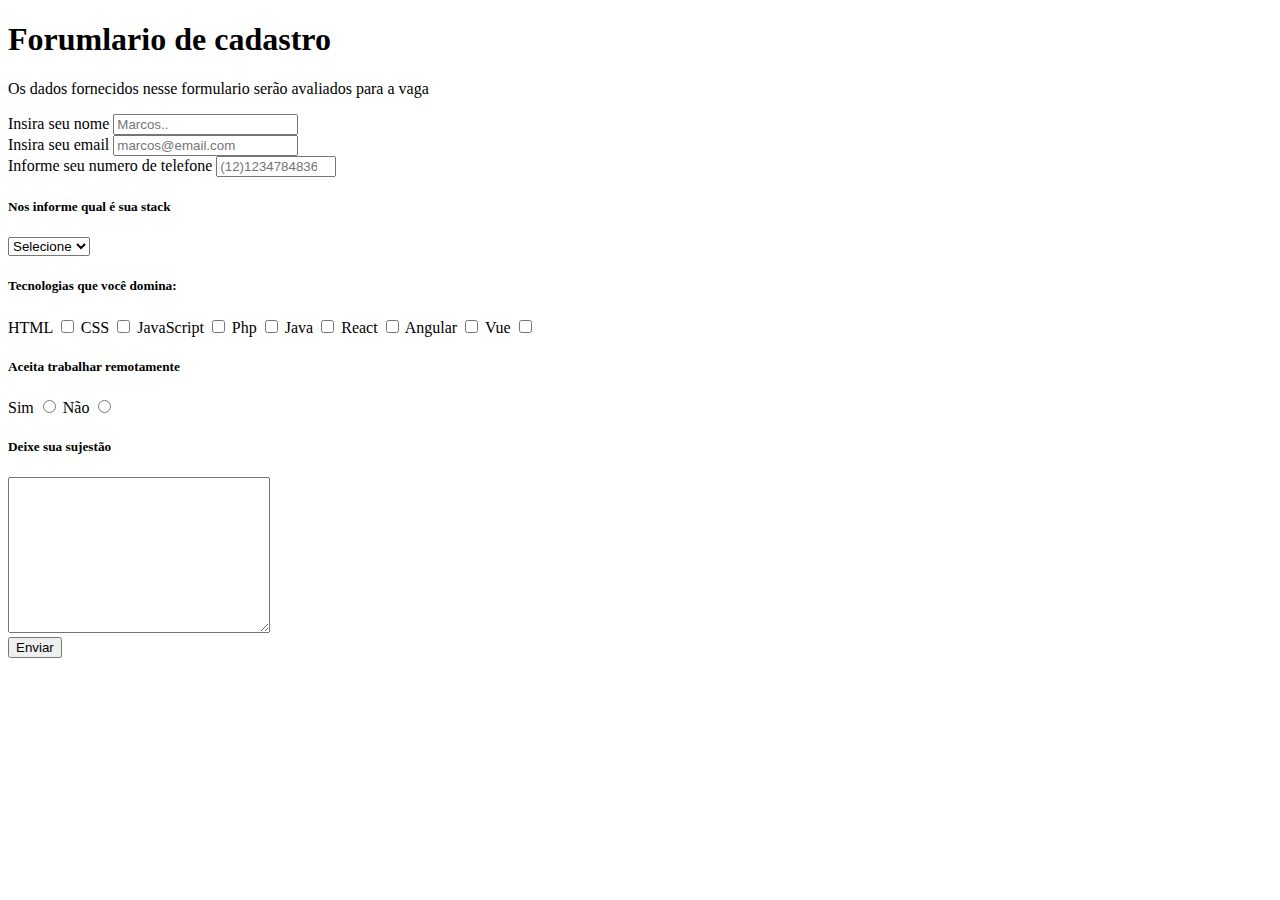
<file: Formulario de pesquisa/index.html>
<!DOCTYPE html>
<html lang="en">
<head>
    <title>Forumlario de cadastro</title>
</head>
<body>
    <h1 id="title">Forumlario de cadastro</h1>
    <p id="description">Os dados fornecidos nesse formulario serão avaliados para a vaga</p>

    <form id="survey-form">

        <div class="form-field">
            <label for="name" id="name-label">Insira seu nome</label>
            <input type="text" id="name" placeholder="Marcos.." required>
        </div>

        <div class="form-field">
            <label for="email" id="email-label">Insira seu email</label>
            <input type="email" id="email" placeholder="marcos@email.com" required>
        </div>

        <div class="form-field">        
            <label for="number" id="number-label">Informe seu numero de telefone</label>
            <input type="number" id="number" min="1" max="5000000000" placeholder="(12)1234784836" required>
        </div>

        <div class="form-field">
            <h5>Nos informe qual é sua stack</h5>
            <select name="" id="dropdown" required>
                <option name="selecione" selected disabled value="">Selecione</option>
                <option name="Front-End" value="">Front-End</option>
                <option name="Back-End" value="">Back-End</option>
                <option name="Full-Stack" value="">Full-Stack</option>
            </select>
        </div>

        <div class="form-field">
            <h5>Tecnologias que você domina:</h5>
            <label for="html">HTML</label>
            <input type="checkbox" name="" id="html" value="html">
            <label for="css">CSS</label>
            <input type="checkbox" name="" id="css" value="css">
            <label for="javascript">JavaScript</label>
            <input type="checkbox" name="" id="javascript" value="javascript">
            <label for="php">Php</label>
            <input type="checkbox" name="" id="php" value="php">
            <label for="java">Java</label>
            <input type="checkbox" name="" id="java" value="java">
            <label for="react">React</label>
            <input type="checkbox" name="" id="react" value="react">
            <label for="angular">Angular</label>
            <input type="checkbox" name="" id="angular" value="angular">
            <label for="vue">Vue</label>
            <input type="checkbox" name="" id="vue" value="vue">
        </div>

        <div class="form-field">
            <h5>Aceita trabalhar remotamente</h5>
            <label for="yes">Sim</label>
            <input type="radio" name="remote-work" value="yes" id="yes">
            <label for="no">Não</label>
            <input type="radio" name="remote-work" value="yes" id="no">
        </div>

        <div class="form-field">
            <h5>Deixe sua sujestão</h5>
            <textarea name="" id="" cols="30" rows="10"></textarea>
        </div>

        <button type="submit" id="submit">Enviar</button>
    </form>
</body>
</html>
</file>
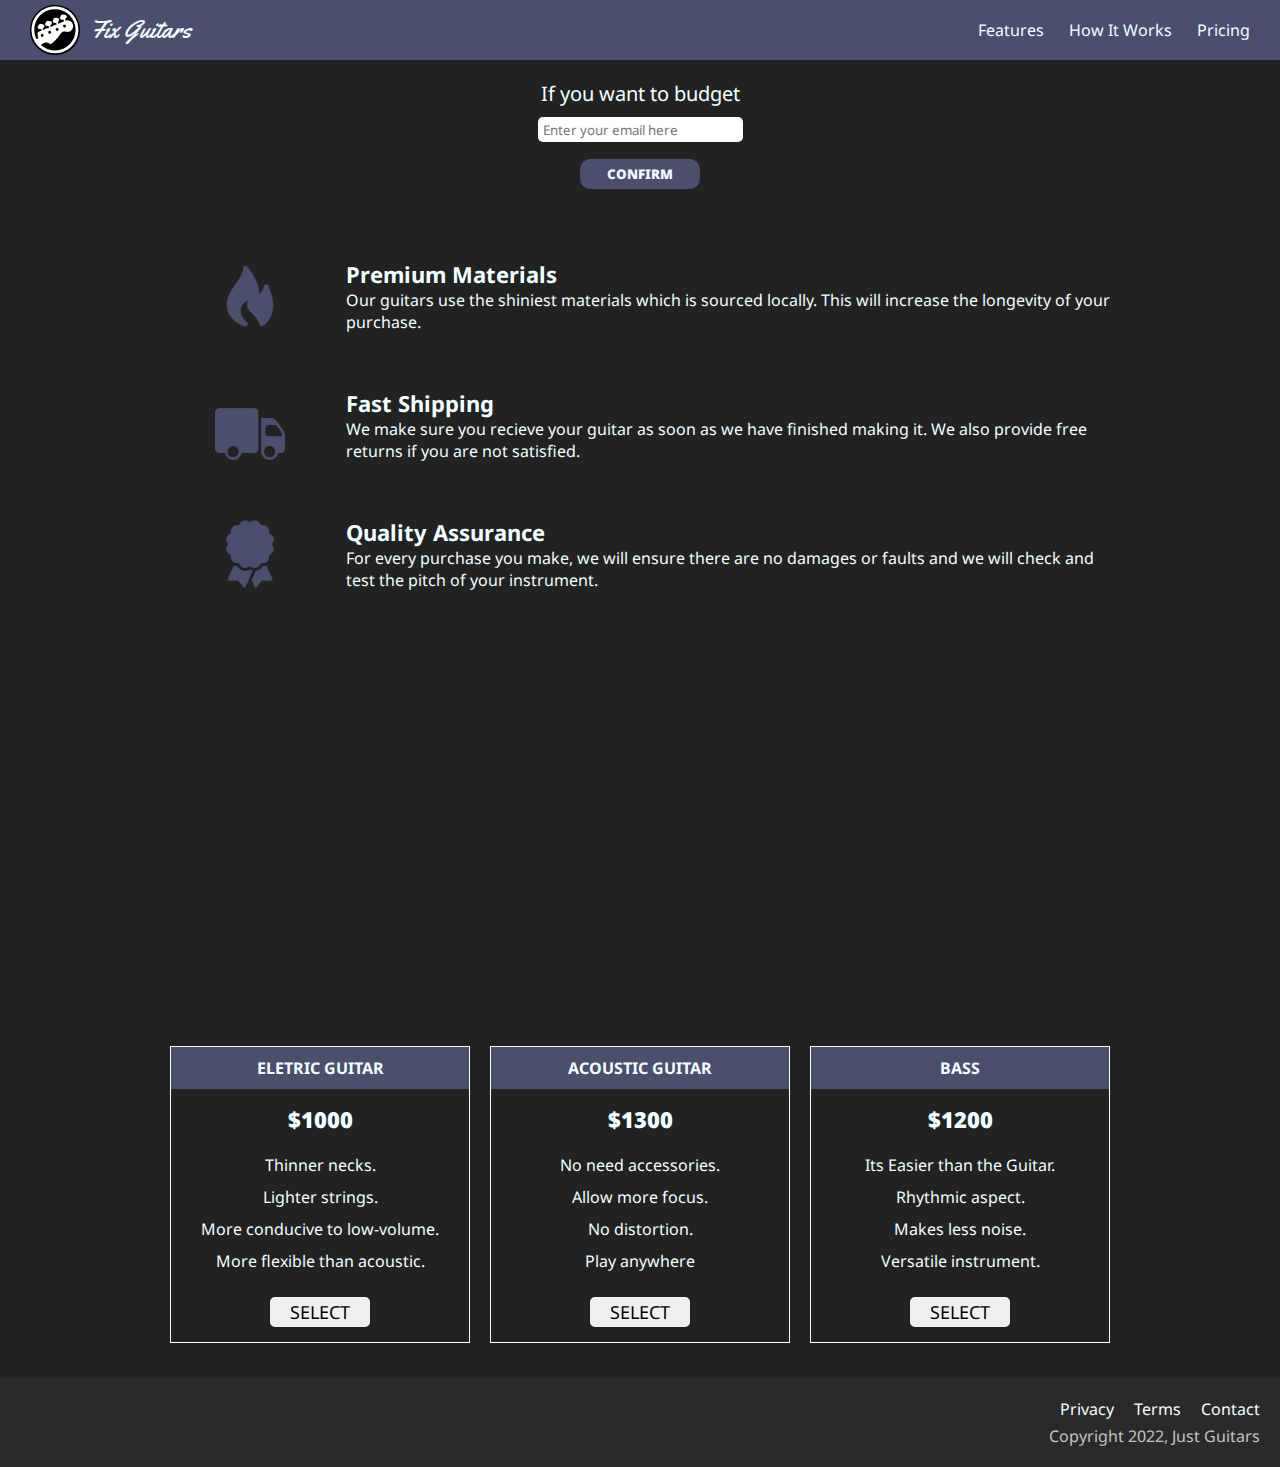
<file: Product landing page/index.html>
<!DOCTYPE html>
<html lang="en">
<head>
    <meta charset="UTF-8">
    <meta http-equiv="X-UA-Compatible" content="IE=edge">
    <meta name="viewport" content="width=device-width, initial-scale=1.0">
    <link rel="stylesheet" href="styles.css">
    <title>Fix Guitars</title>
</head>
<body>
    <header id="header">
        <nav id="nav-bar">
            <div class="logo">
                <img src="./assets/icons/GuitarWhiteAndBlackLogo.png" alt="Guitar white and black logo" id="header-img">
                <span>Fix Guitars</span>
            </div>
            <ul>
                <li>
                    <a href="#features" class="nav-link">Features</a>
                </li>
                <li>
                    <a href="#vid" class="nav-link">How It Works</a>
                </li>
                <li>
                    <a href="#products" class="nav-link">Pricing</a>
                </li>
            </ul>
        </nav>
        
        <form action="https://www.freecodecamp.com/email-submit" id="form">
            <label for="email">If you want to budget</label>
            <input id="email" name="email" type="email" required placeholder="Enter your email here">
    
            <input type="submit" id="submit" value="Confirm">
        </form>

        <div id="features">
            <div class="feature">
                <div class="icon">
                    <img src="./assets/images/fire.png" alt="">
                </div>
                <div class="info">
                    <h3>Premium Materials</h3>
                    <span>Our guitars use the shiniest materials which is sourced locally. This will increase the longevity of your purchase.</span>
                </div>
            </div>
            <div class="feature">
                <div class="icon">
                    <img src="./assets/images/truck.png" alt="">
                </div>
                <div class="info">
                    <h3>Fast Shipping</h3>
                    <span>We make sure you recieve your guitar as soon as we have finished making it. We also provide free returns if you are not satisfied.</span>
                </div>
            </div>
            <div class="feature">
                <div class="icon">
                    <img src="./assets/images/quality.png" alt="">
                </div>
                <div class="info">
                    <h3>Quality Assurance</h3>
                    <span>For every purchase you make, we will ensure there are no damages or faults and we will check and test the pitch of your instrument.</span>
                </div>
            </div>
        </div>
    </header>

    <div id="vid" class="video">
        <iframe id="video" width="560" height="315" src="https://www.youtube.com/embed/Zw0lAATAEr4" title="YouTube video player" frameborder="0" allow="accelerometer; autoplay; clipboard-write; encrypted-media; gyroscope; picture-in-picture" allowfullscreen></iframe>
    </div>

    <div id="products" class="products">
        <div class="container">
            <h4>Eletric Guitar</h4>
            <span>$1000</span>
            <span>Thinner necks.</span>
            <span>Lighter strings.</span>
            <span>More conducive to low-volume.</span>
            <span>More flexible than acoustic.</span>
            <button>Select</button>
        </div>
        <div class="container">
            <h4>Acoustic Guitar</h4>
            <span>$1300</span>
            <span>No need accessories.</span>
            <span>Allow more focus.</span>
            <span>No distortion.</span>
            <span>Play anywhere</span>
            <button>Select</button>
        </div>
        <div class="container">
            <h4>Bass</h4>
            <span>$1200</span>
            <span>Its Easier than the Guitar.</span>
            <span>Rhythmic aspect.</span>
            <span>Makes less noise.</span>
            <span>Versatile instrument.</span>
            <button>Select</button>
        </div>
    </div>

    <footer>
        <ul>
            <li>Privacy</li>
            <li>Terms</li>
            <li>Contact</li>
        </ul>
        <span>Copyright 2022, Just Guitars</span>
    </footer>
</body>
</html>
</file>
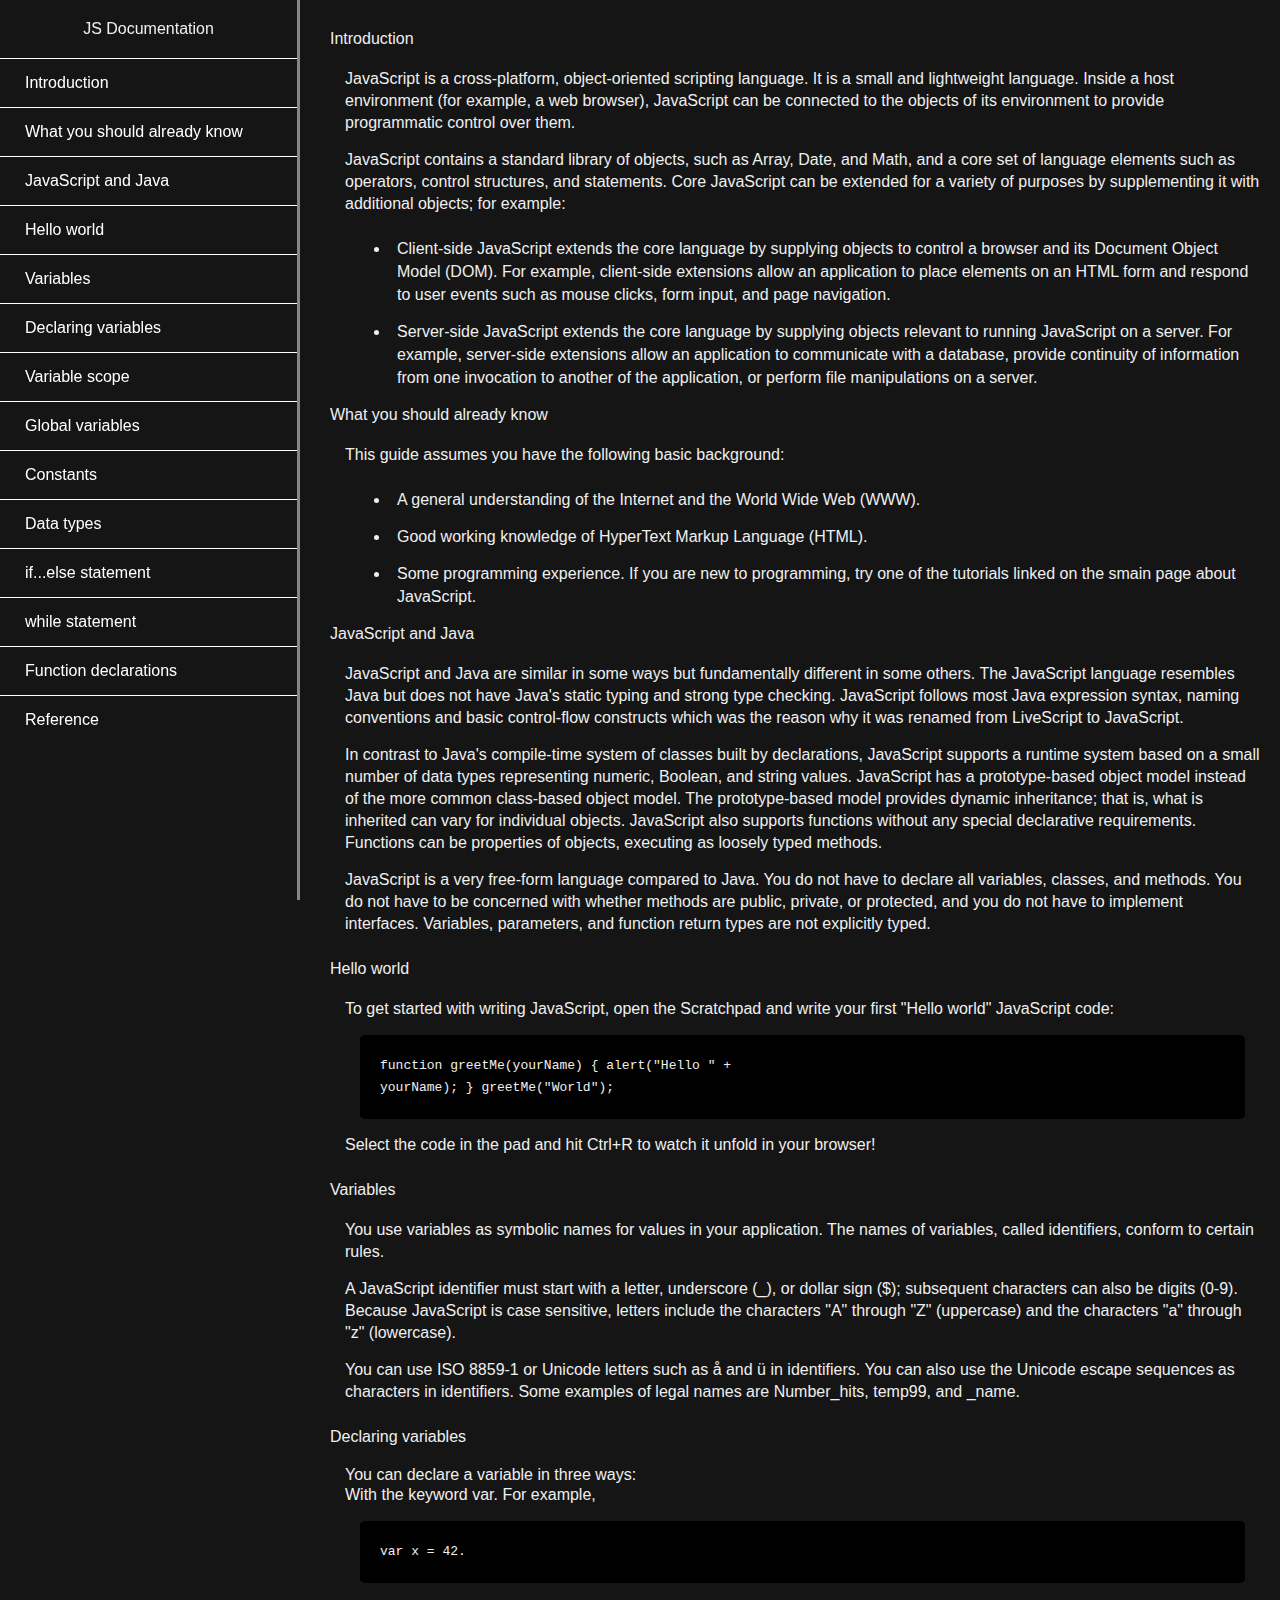
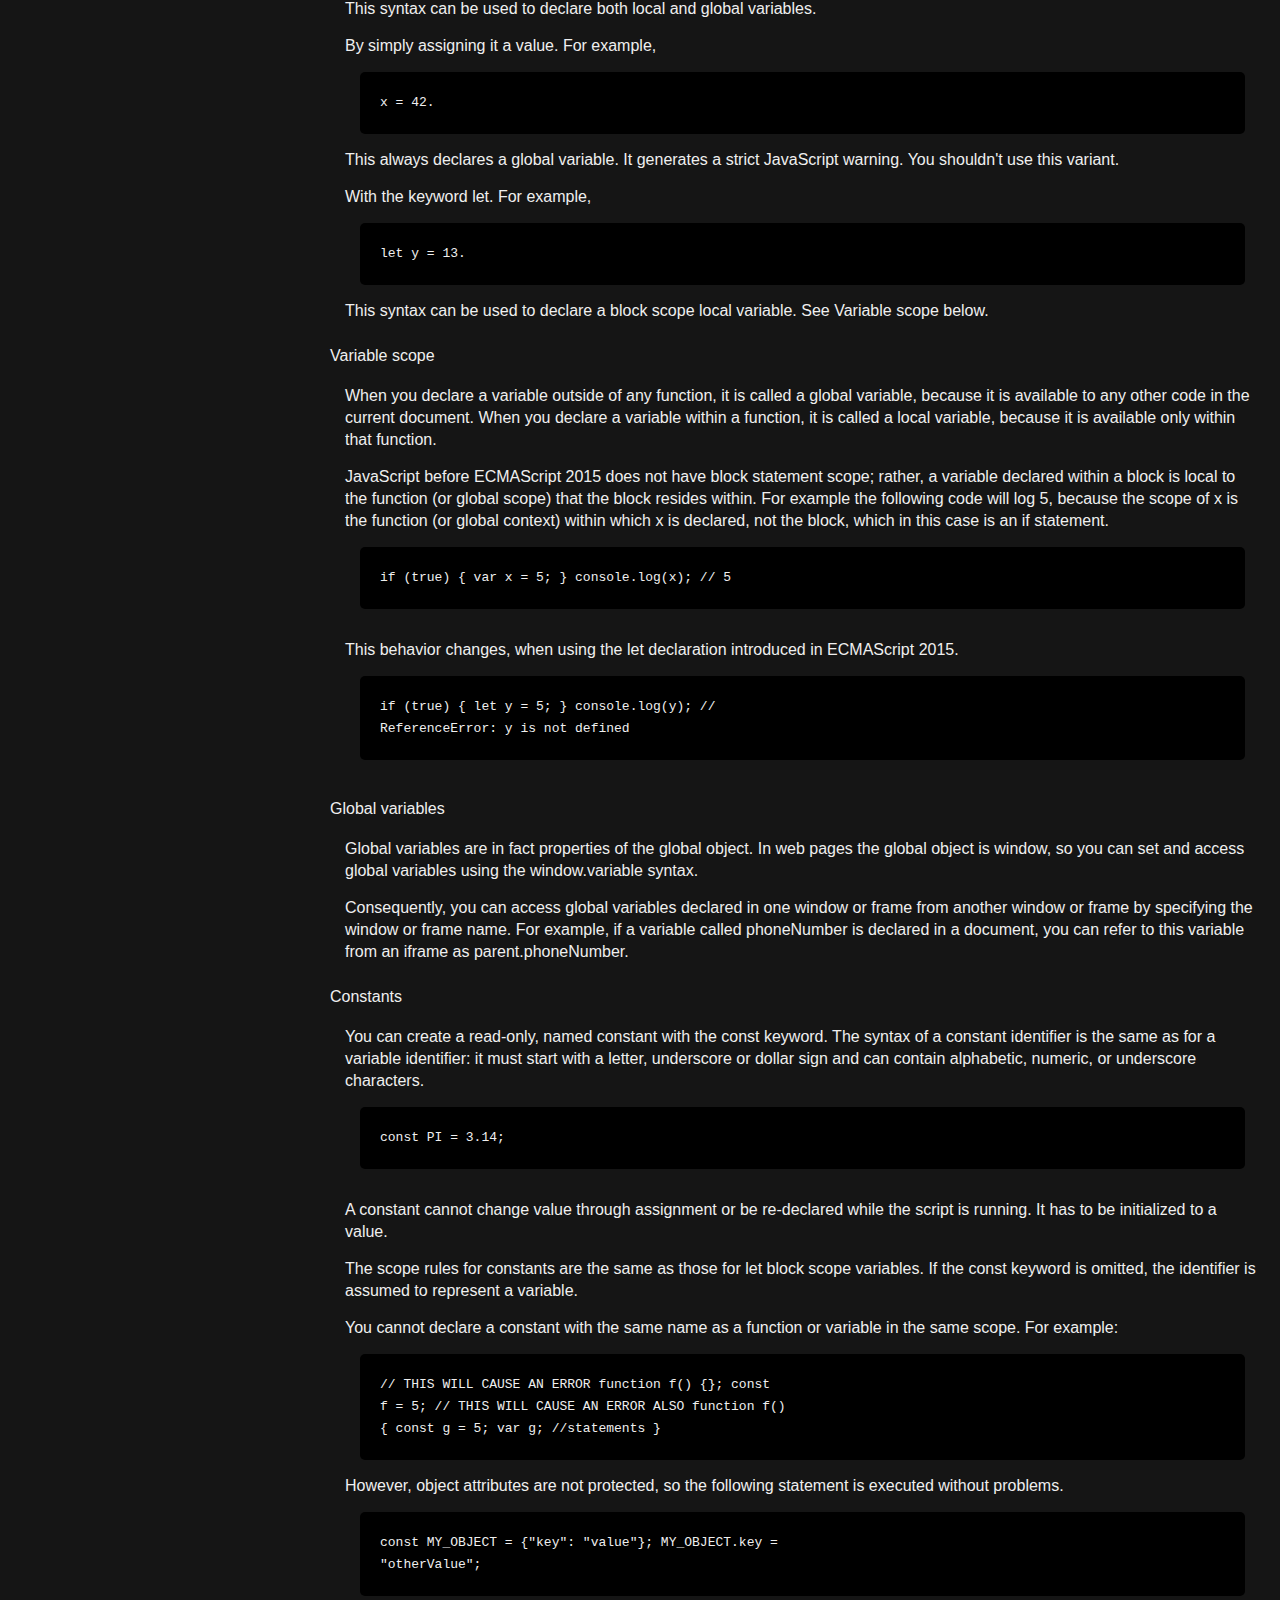
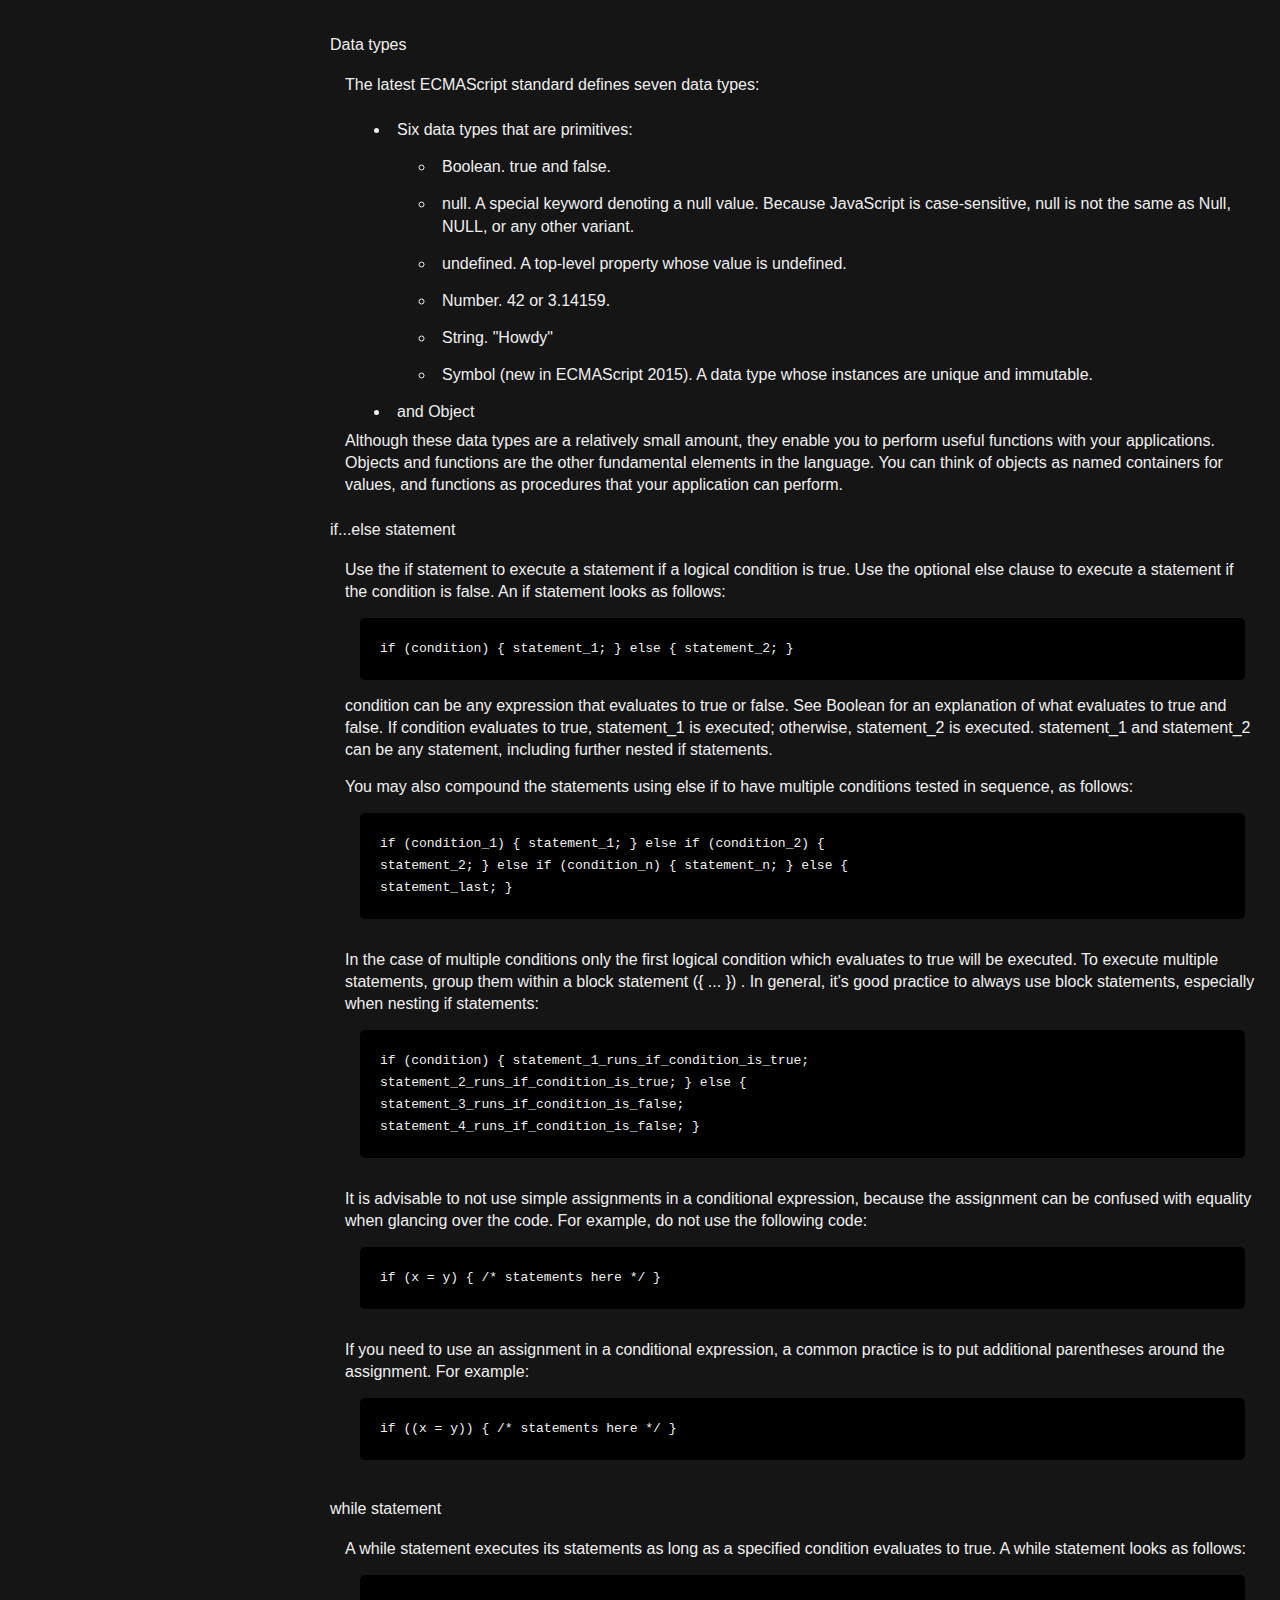
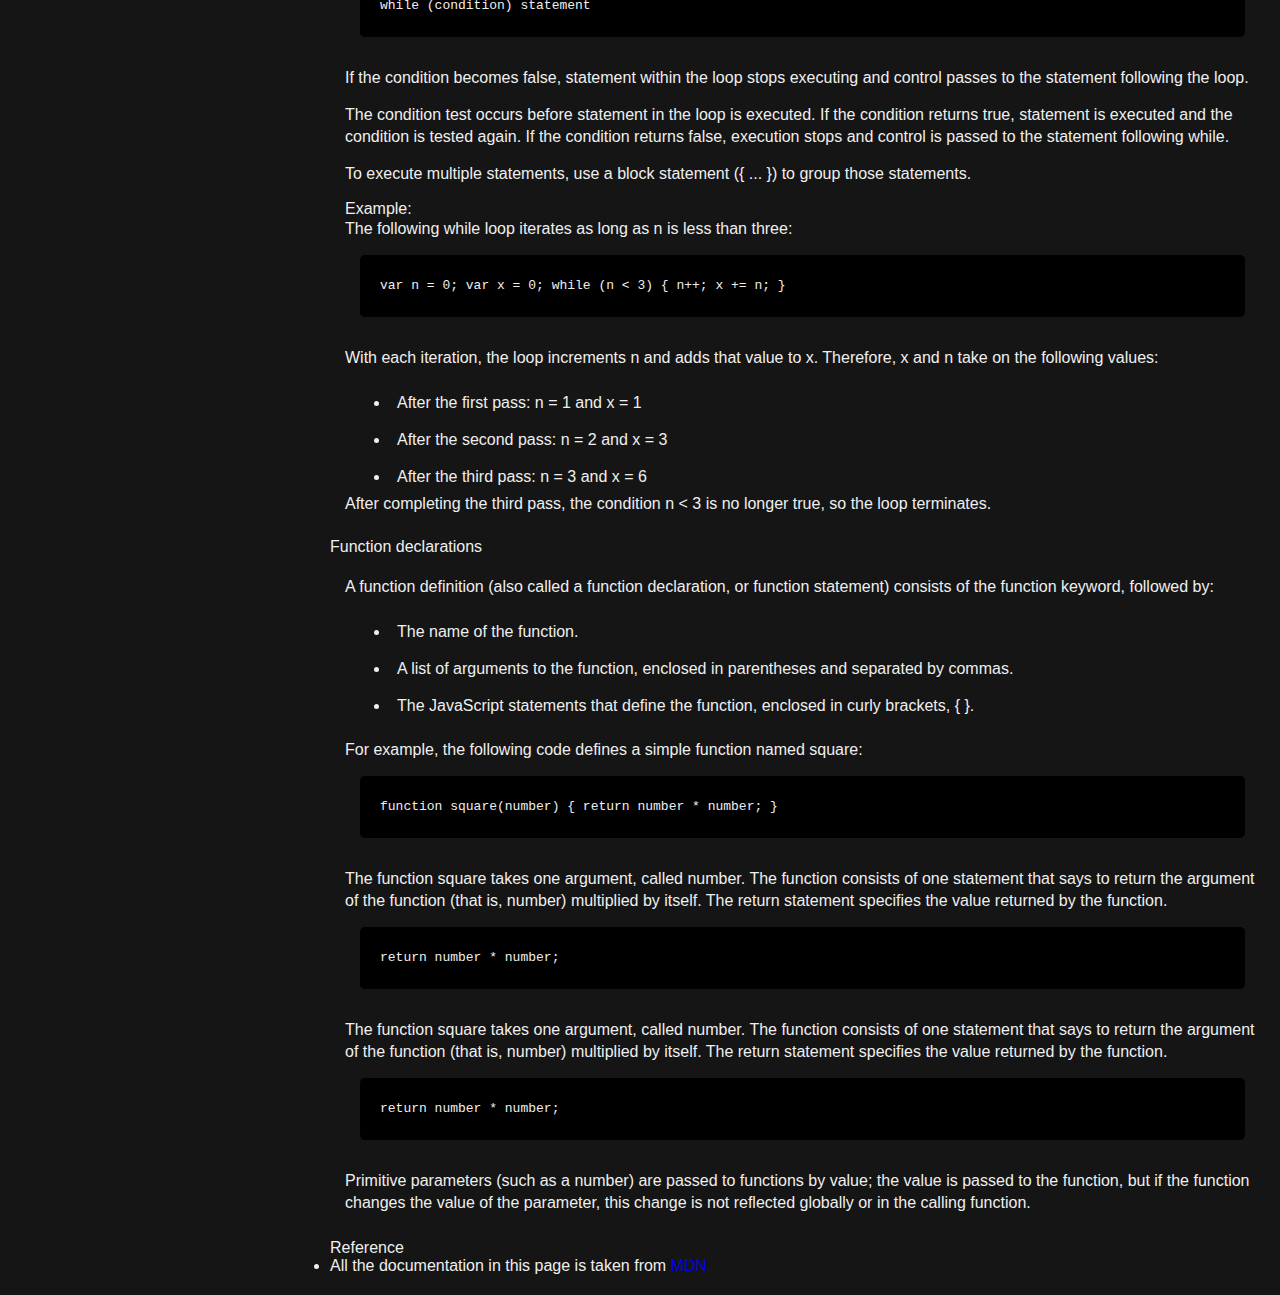
<file: Technical Documentation Page/index.html>
<!DOCTYPE html>
<html lang="en">
	<head>
		<meta charset="UTF-8" />
		<meta http-equiv="X-UA-Compatible" content="IE=edge" />
		<meta name="viewport" content="width=device-width, initial-scale=1.0" />
		<title>Technical Documentation Page</title>

		<link rel="stylesheet" href="./styles.css">
	</head>
	<body>
		<nav id="navbar">
			<header>JS Documentation</header>
			<ul>
				<li>
					<a class="nav-link" href="#Introduction">Introduction</a>
				</li>
				<li>
					<a class="nav-link" href="#What_you_should_already_know">What you should already know</a>
				</li>
				<li>
					<a class="nav-link" href="#JavaScript_and_Java">JavaScript and Java</a>
				</li>
				<li>
					<a class="nav-link" href="#Hello_world">Hello world</a>
				</li>
				<li>
					<a class="nav-link" href="#Variables">Variables</a>
				</li>
				<li>
					<a class="nav-link" href="#Declaring_variables">Declaring variables</a>
				</li>
				<li>
					<a class="nav-link" href="#Variable_scope">Variable scope</a>
				</li>
				<li>
					<a class="nav-link" href="#Global_variables">Global variables</a>
				</li>
				<li>
					<a class="nav-link" href="#Constants">Constants</a>
				</li>
				<li>
					<a class="nav-link" href="#Data_types">Data types</a>
				</li>
				<li>
					<a class="nav-link" href="#if...else_statement">if...else statement</a>
				</li>
				<li>
					<a class="nav-link" href="#while_statement">while statement</a>
				</li>
				<li>
					<a class="nav-link" href="#Function_declarations">Function declarations</a>
				</li>
				<li>
					<a class="nav-link" href="#Reference">Reference</a>
				</li>
			</ul>
		</nav>
		<main id="main-doc">
			<section class="main-section" id="Introduction">
				<header>Introduction</header>
				<article>
					<p>
						JavaScript is a cross-platform, object-oriented
						scripting language. It is a small and lightweight
						language. Inside a host environment (for example, a web
						browser), JavaScript can be connected to the objects of
						its environment to provide programmatic control over
						them.
					</p>
					<p>
						JavaScript contains a standard library of objects, such
						as Array, Date, and Math, and a core set of language
						elements such as operators, control structures, and
						statements. Core JavaScript can be extended for a
						variety of purposes by supplementing it with additional
						objects; for example:
					</p>
					<ul>
						<li>
							Client-side JavaScript extends the core language by
							supplying objects to control a browser and its
							Document Object Model (DOM). For example,
							client-side extensions allow an application to place
							elements on an HTML form and respond to user events
							such as mouse clicks, form input, and page
							navigation.
						</li>
						<li>
							Server-side JavaScript extends the core language by
							supplying objects relevant to running JavaScript on
							a server. For example, server-side extensions allow
							an application to communicate with a database,
							provide continuity of information from one
							invocation to another of the application, or perform
							file manipulations on a server.
						</li>
					</ul>
				</article>
			</section>
			<section class="main-section" id="What_you_should_already_know">
				<header>What you should already know</header>
				<article>
					<p>
						This guide assumes you have the following basic
						background:
					</p>
					<ul>
						<li>
							A general understanding of the Internet and the
							World Wide Web (WWW).
						</li>
						<li>
							Good working knowledge of HyperText Markup Language
							(HTML).
						</li>
						<li>
							Some programming experience. If you are new to
							programming, try one of the tutorials linked on the
							smain page about JavaScript.
						</li>
					</ul>
				</article>
			</section>
			<section class="main-section" id="JavaScript_and_Java">
				<header>JavaScript and Java</header>
				<article>
					<p>
						JavaScript and Java are similar in some ways but
						fundamentally different in some others. The JavaScript
						language resembles Java but does not have Java's static
						typing and strong type checking. JavaScript follows most
						Java expression syntax, naming conventions and basic
						control-flow constructs which was the reason why it was
						renamed from LiveScript to JavaScript.
					</p>
					<p>
						In contrast to Java's compile-time system of classes
						built by declarations, JavaScript supports a runtime
						system based on a small number of data types
						representing numeric, Boolean, and string values.
						JavaScript has a prototype-based object model instead of
						the more common class-based object model. The
						prototype-based model provides dynamic inheritance; that
						is, what is inherited can vary for individual objects.
						JavaScript also supports functions without any special
						declarative requirements. Functions can be properties of
						objects, executing as loosely typed methods.
					</p>
					<p>
						JavaScript is a very free-form language compared to
						Java. You do not have to declare all variables, classes,
						and methods. You do not have to be concerned with
						whether methods are public, private, or protected, and
						you do not have to implement interfaces. Variables,
						parameters, and function return types are not explicitly
						typed.
					</p>
				</article>
			</section>
			<section class="main-section" id="Hello_world">
				<header>Hello world</header>
				<article>
					<p>
						To get started with writing JavaScript, open the
						Scratchpad and write your first "Hello world" JavaScript
						code:
						<code>function greetMe(yourName) { alert("Hello " +
							yourName); } greetMe("World");</code>
						Select the code in the pad and hit Ctrl+R to watch it
						unfold in your browser!
					</p>
				</article>
			</section>
			<section class="main-section" id="Variables">
				<header>Variables</header>
				<article>
					<p>
						You use variables as symbolic names for values in your
						application. The names of variables, called identifiers,
						conform to certain rules.
					</p>
					<p>
						A JavaScript identifier must start with a letter,
						underscore (_), or dollar sign ($); subsequent
						characters can also be digits (0-9). Because JavaScript
						is case sensitive, letters include the characters "A"
						through "Z" (uppercase) and the characters "a" through
						"z" (lowercase).
					</p>
					<p>
						You can use ISO 8859-1 or Unicode letters such as å and
						ü in identifiers. You can also use the Unicode escape
						sequences as characters in identifiers. Some examples of
						legal names are Number_hits, temp99, and _name.
					</p>
				</article>
			</section>
			<section class="main-section" id="Declaring_variables">
				<header>Declaring variables</header>
				<article>
					You can declare a variable in three ways:
					<p>
						With the keyword var. For example,
						<code>var x = 42.</code>
						This syntax can be used to declare both local and global
						variables.
					</p>
					<p>
						By simply assigning it a value. For example,
						<code> x = 42. </code>
						This always declares a global variable. It generates a
						strict JavaScript warning. You shouldn't use this
						variant.
					</p>
					<p>
						With the keyword let. For example,
						<code> let y = 13. </code>
						This syntax can be used to declare a block scope local
						variable. See Variable scope below.
					</p>
				</article>
			</section>
			<section class="main-section" id="Variable_scope">
				<header>Variable scope</header>
				<article>
					<p>
						When you declare a variable outside of any function, it
						is called a global variable, because it is available to
						any other code in the current document. When you declare
						a variable within a function, it is called a local
						variable, because it is available only within that
						function.
					</p>
					<p>
						JavaScript before ECMAScript 2015 does not have block
						statement scope; rather, a variable declared within a
						block is local to the function (or global scope) that
						the block resides within. For example the following code
						will log 5, because the scope of x is the function (or
						global context) within which x is declared, not the
						block, which in this case is an if statement.
						<code>if (true) { var x = 5; } console.log(x); // 5
						</code>
					</p>
					<p>
						This behavior changes, when using the let declaration
						introduced in ECMAScript 2015.
						<code> if (true) { let y = 5; } console.log(y); //
							ReferenceError: y is not defined</code>
					</p>
				</article>
			</section>
			<section class="main-section" id="Global_variables">
				<header>Global variables</header>
				<article>
					<p>
						Global variables are in fact properties of the global
						object. In web pages the global object is window, so you
						can set and access global variables using the
						window.variable syntax.
					</p>
					<p>
						Consequently, you can access global variables declared
						in one window or frame from another window or frame by
						specifying the window or frame name. For example, if a
						variable called phoneNumber is declared in a document,
						you can refer to this variable from an iframe as
						parent.phoneNumber.
					</p>
				</article>
			</section>
			<section class="main-section" id="Constants">	
				<header>Constants</header>
				<article>
					<p>
						You can create a read-only, named constant with the
						const keyword. The syntax of a constant identifier is
						the same as for a variable identifier: it must start
						with a letter, underscore or dollar sign and can contain
						alphabetic, numeric, or underscore characters.
						<code>const PI = 3.14;</code>
					</p>
					<p>
						A constant cannot change value through assignment or be
						re-declared while the script is running. It has to be
						initialized to a value.
					</p>
					<p>
						The scope rules for constants are the same as those for
						let block scope variables. If the const keyword is
						omitted, the identifier is assumed to represent a
						variable.
					</p>
					<p>
						You cannot declare a constant with the same name as a
						function or variable in the same scope. For example:
						<code>// THIS WILL CAUSE AN ERROR function f() {}; const
							f = 5; // THIS WILL CAUSE AN ERROR ALSO function f()
							{ const g = 5; var g; //statements }</code>
						However, object attributes are not protected, so the
						following statement is executed without problems.
						<code>const MY_OBJECT = {"key": "value"}; MY_OBJECT.key =
							"otherValue";</code>
					</p>
				</article>
			</section>
			<section class="main-section" id="Data_types">
				<header>Data types</header>
				<article>
					<p>
						The latest ECMAScript standard defines seven data types:
					</p>
					<ul>
						<li>Six data types that are primitives:</li>
						<ul>
							<li>Boolean. true and false.</li>
							<li>null. A special keyword denoting a null value. Because JavaScript is case-sensitive, null is not the same as Null, NULL, or any other variant.</li>
							<li>undefined. A top-level property whose value is undefined.</li>
							<li>Number. 42 or 3.14159.</li>
							<li>String. "Howdy"</li>
							<li>Symbol (new in ECMAScript 2015). A data type whose instances are unique and immutable.</li>
						</ul>
						<li>
							and Object
						</li>
					</ul>
					<p>
						Although these data types are a relatively small amount, they enable you to perform useful functions with your applications. Objects and functions are the other fundamental elements in the language. You can think of objects as named containers for values, and functions as procedures that your application can perform.
					</p>
				</article>
			</section>
			<section class="main-section" id="if...else_statement">
				<header>if...else statement</header>
				<article>
					<p>
						Use the if statement to execute a statement if a logical condition is true. Use the optional else clause to execute a statement if the condition is false. An if statement looks as follows:

						<code>if (condition) { statement_1; } else { statement_2; }</code>

						condition can be any expression that evaluates to true or false. See Boolean for an explanation of what evaluates to true and false. If condition evaluates to true, statement_1 is executed; otherwise, statement_2 is executed. statement_1 and statement_2 can be any statement, including further nested if statements.
					</p>
					<p>
						You may also compound the statements using else if to have multiple conditions tested in sequence, as follows:
						<code>if (condition_1) { statement_1; } else if (condition_2) {
								statement_2; } else if (condition_n) { statement_n; } else {
								statement_last; }</code>
					</p>
					<p>
						In the case of multiple conditions only the first logical condition which evaluates to true will be executed. To execute multiple statements, group them within a block statement ({ ... }) . In general, it's good practice to always use block statements, especially when nesting if statements:
						<code>if (condition) { statement_1_runs_if_condition_is_true;
							statement_2_runs_if_condition_is_true; } else {
							statement_3_runs_if_condition_is_false;
							statement_4_runs_if_condition_is_false; }</code>
					</p>
					<p>
						It is advisable to not use simple assignments in a conditional expression, because the assignment can be confused with equality when glancing over the code. For example, do not use the following code:
						<code>if (x = y) { /* statements here */ }</code>
					</p>
					<p>
						If you need to use an assignment in a conditional expression, a common practice is to put additional parentheses around the assignment. For example:
						<code>if ((x = y)) { /* statements here */ }</code>
					</p>
				</article>
			</section>
			<section class="main-section" id="while_statement">
				<header>while statement</header>
				<article>
					<p>
						A while statement executes its statements as long as a specified condition evaluates to true. A while statement looks as follows:

						<code>while (condition) statement</code>
					</p>
					<p>
						If the condition becomes false, statement within the loop stops executing and control passes to the statement following the loop.
					</p>
					<p>
						The condition test occurs before statement in the loop is executed. If the condition returns true, statement is executed and the condition is tested again. If the condition returns false, execution stops and control is passed to the statement following while.
					</p>
					<p>
						To execute multiple statements, use a block statement ({ ... }) to group those statements.
					</p>
					Example:
					<p>
						The following while loop iterates as long as n is less than three:
						<code>var n = 0; var x = 0; while (n < 3) { n++; x += n; }</code>
					</p>
					<p>
						With each iteration, the loop increments n and adds that value to x. Therefore, x and n take on the following values:
						<ul>
							<li>After the first pass: n = 1 and x = 1</li>
							<li>After the second pass: n = 2 and x = 3</li>
							<li>After the third pass: n = 3 and x = 6</li>
						</ul>
						After completing the third pass, the condition n < 3 is no longer true, so the loop terminates.
					</p>
				</article>
			</section>
			<section class="main-section" id="Function_declarations">
				<header>Function declarations</header>
				<article>
					<p>
						A function definition (also called a function declaration, or function statement) consists of the function keyword, followed by:
						<ul>
							<li>The name of the function.</li>
							<li>A list of arguments to the function, enclosed in parentheses and separated by commas.</li>
							<li>The JavaScript statements that define the function, enclosed in curly brackets, { }.</li>
						</ul>
					</p>
					<p>
						For example, the following code defines a simple function named square:
						<code>function square(number) { return number * number; }</code>
					</p>
					<p>
						The function square takes one argument, called number. The function consists of one statement that says to return the argument of the function (that is, number) multiplied by itself. The return statement specifies the value returned by the function.
						<code>return number * number;</code>
					</p>
					<p>
						The function square takes one argument, called number. The function consists of one statement that says to return the argument of the function (that is, number) multiplied by itself. The return statement specifies the value returned by the function.
						<code>return number * number;</code>
					</p>
					<p>
						Primitive parameters (such as a number) are passed to functions by value; the value is passed to the function, but if the function changes the value of the parameter, this change is not reflected globally or in the calling function.
					</p>
				</article>
			</section>
			<section class="main-section" id="Reference">
				<header>Reference</header>
					<ul>
						<li>
							All the documentation in this page is taken from <a href="https://developer.mozilla.org/en-US/docs/Web/JavaScript/Guide">MDN</a>
						</li>
					</ul>
			</section>
		</main>
	</body>
</html>
</file>
<file: Product landing page/styles.css>
@import url('https://fonts.googleapis.com/css2?family=Noto+Sans:wght@400;600&family=Yellowtail&display=swap');

*{
    padding: 0;
    margin: 0;
    box-sizing: border-box;
    font-family: 'Noto Sans', sans-serif;
}

body{
    background-color: #222222;
    color: azure;
    overflow-x: hidden;
}

#header img{
    height: 50px;
}

#nav-bar{
    position: fixed;
    top: 0;
    padding: 0 30px;
    display: flex;
    justify-content: space-between;
    align-items: center;
    height: 60px;
    width: 100vw;
    background-color: #4b4e6d;
}

#nav-bar .logo{
    display: flex;
    align-items: center;
    gap: 10px;
}

#nav-bar span{
    font-size: 25px;
    font-family: 'Yellowtail';
}

ul{
    list-style-type: none;
}

a{
    text-decoration: none;
}

#nav-bar ul{
    display: flex;
    gap: 25px;
}

#nav-bar ul li a{
    color: inherit;
}

#form{
    display: flex;
    align-items: center;
    flex-direction: column;
    padding-top: 60px;
}

#form label{
    font-size: 20px;
    padding: 20px 0 10px 0;
}

#form input#email{
    width: 205px;
    height: 25px;
    border-radius: 5px;
    border: none;
    padding-left: 5px;
    margin-bottom: 17px;
}

#form input#submit{
    cursor: pointer;
    width: 120px;
    height: 30px;
    background-color: #4b4e6d;
    color: aliceblue;
    border: none;
    border-radius: 10px;
    font-weight: 900;
    text-transform: uppercase;
}


#features{
    display: flex;
    gap: 55px;
    justify-content: center;
    align-items: center;
    flex-direction: column;
    padding-top: 70px;
}

.feature{
    display: flex;
}

.feature .icon{
    display: flex;
    align-items: center;
    justify-content: center;
    width: 15vw;
}

#features .feature .icon img{
    height: 70px;
}

.feature .info{
    width: 61vw;
}

.feature h3{
    font-size: 22px;
}

.video{
    display: flex;
    justify-content: center;
    padding-top: 70px;
}

.products{
    display: flex;
    flex-wrap: wrap;
    justify-content: center;
    gap: 20px;
    padding-top: 70px;
}

.container{
    display: flex;
    flex-direction: column;
    align-items: center;
    text-align: center;
    border: 1px solid white;
    width: 300px;
}

.container h4{
    background-color: #4b4e6d;
    width: 100%;
    padding: 10px 0;
}

.container span{
    padding: 5px 0;
}

.container :nth-child(1){
    text-transform: uppercase;
}  

.container :nth-child(2){
    padding: 15px 0;
    font-size: 22px;
    font-weight: 900;
}

.container button{
    margin-top: 20px;
    margin-bottom: 15px;
    text-transform: uppercase;
    font-size: 18px;
    border-radius: 5px;
    width: 100px;
    height: 30px;
    border: none;
    cursor: pointer;
}

footer{
    display: flex;
    flex-direction: column;
    align-items: flex-end;
    padding: 20px 20px 20px 0;
    margin-top: 35px;
    background-color: #2a2a2a;
}

footer ul{
    display: flex;
    padding-bottom: 5px;
    gap: 20px;
}

footer li{
    cursor: pointer;
}

footer span{
    color: rgb(194, 194, 194);
}

@media screen and (max-width: 595px) {
    #nav-bar{
        flex-direction: column;
        height: 90px;
        padding-bottom: 50px;
    }

    #nav-bar .logo{
        margin-top: 7px;
        margin-bottom: 7px;
    }

    #nav-bar ul{
        gap: 5vw;
    }

    #form{
        padding-top: 99px;
    }

    #features .feature .icon{
        display: none;
        visibility: hidden;
    }

    .feature .info{
        text-align: center;
    }

    iframe{
        width: 400px;
        height: 230px;
    }
}
</file>
<file: Technical Documentation Page/styles.css>
* {
    padding: 0;
    margin: 0;
    box-sizing: border-box;
}

body {
    background-color: #151515;
    color: rgb(239, 239, 239);
    display: flex;
    font-family: Arial, Helvetica, sans-serif;
}

a {
    text-decoration: none;
    text-decoration-style: none;
}

#navbar {
    position: fixed;
    top: 0px;
    left: 0px;
    width: 300px;
    height: 100%;
    border-right: 3px solid rgb(134, 134, 134);
}

#navbar header {
    text-align: center;
    padding: 20px;
}

#navbar ul {
    height: 88%;
    overflow-y: auto;
    overflow-x: hidden;
}

#navbar li {
    padding: 15px 15px 15px 25px;
    border-top: 1px solid white;
}

#navbar li a {
    display: block;
    color: white;
}

#main-doc {
    margin-left: 310px;
    padding: 20px;
}

#main-doc header {
    padding-top: 10px;
}

#main-doc .main-section article {
    padding: 20px 0 0 15px;
}

#main-doc .main-section article ul {
    padding-left: 45px;
}

#main-doc .main-section article ul li {
    line-height: 23px;
    padding: 7px;
}

#main-doc p {
    line-height: 22px;
    padding-bottom: 15px;
}

#main-doc code {
    display: block;
    background-color: black;
    padding: 20px;
    margin: 15px;
    border-radius: 5px;
    white-space: pre-line;
}

@media screen and (max-width: 750px) {
    p, ul,li, a{
        font-size: 13px;
    }
    #navbar {
        width: 100%;
        height: 23%;
        max-height: 30%;
        overflow: hidden;
        border-right: 0px;
        background-color: #242424;
    }
    #navbar header {
        padding: 10px;
    }
    #main-doc {
        margin-left: 0;
        margin-top: 150px;
        padding: 10px;
    }
}
</file>
